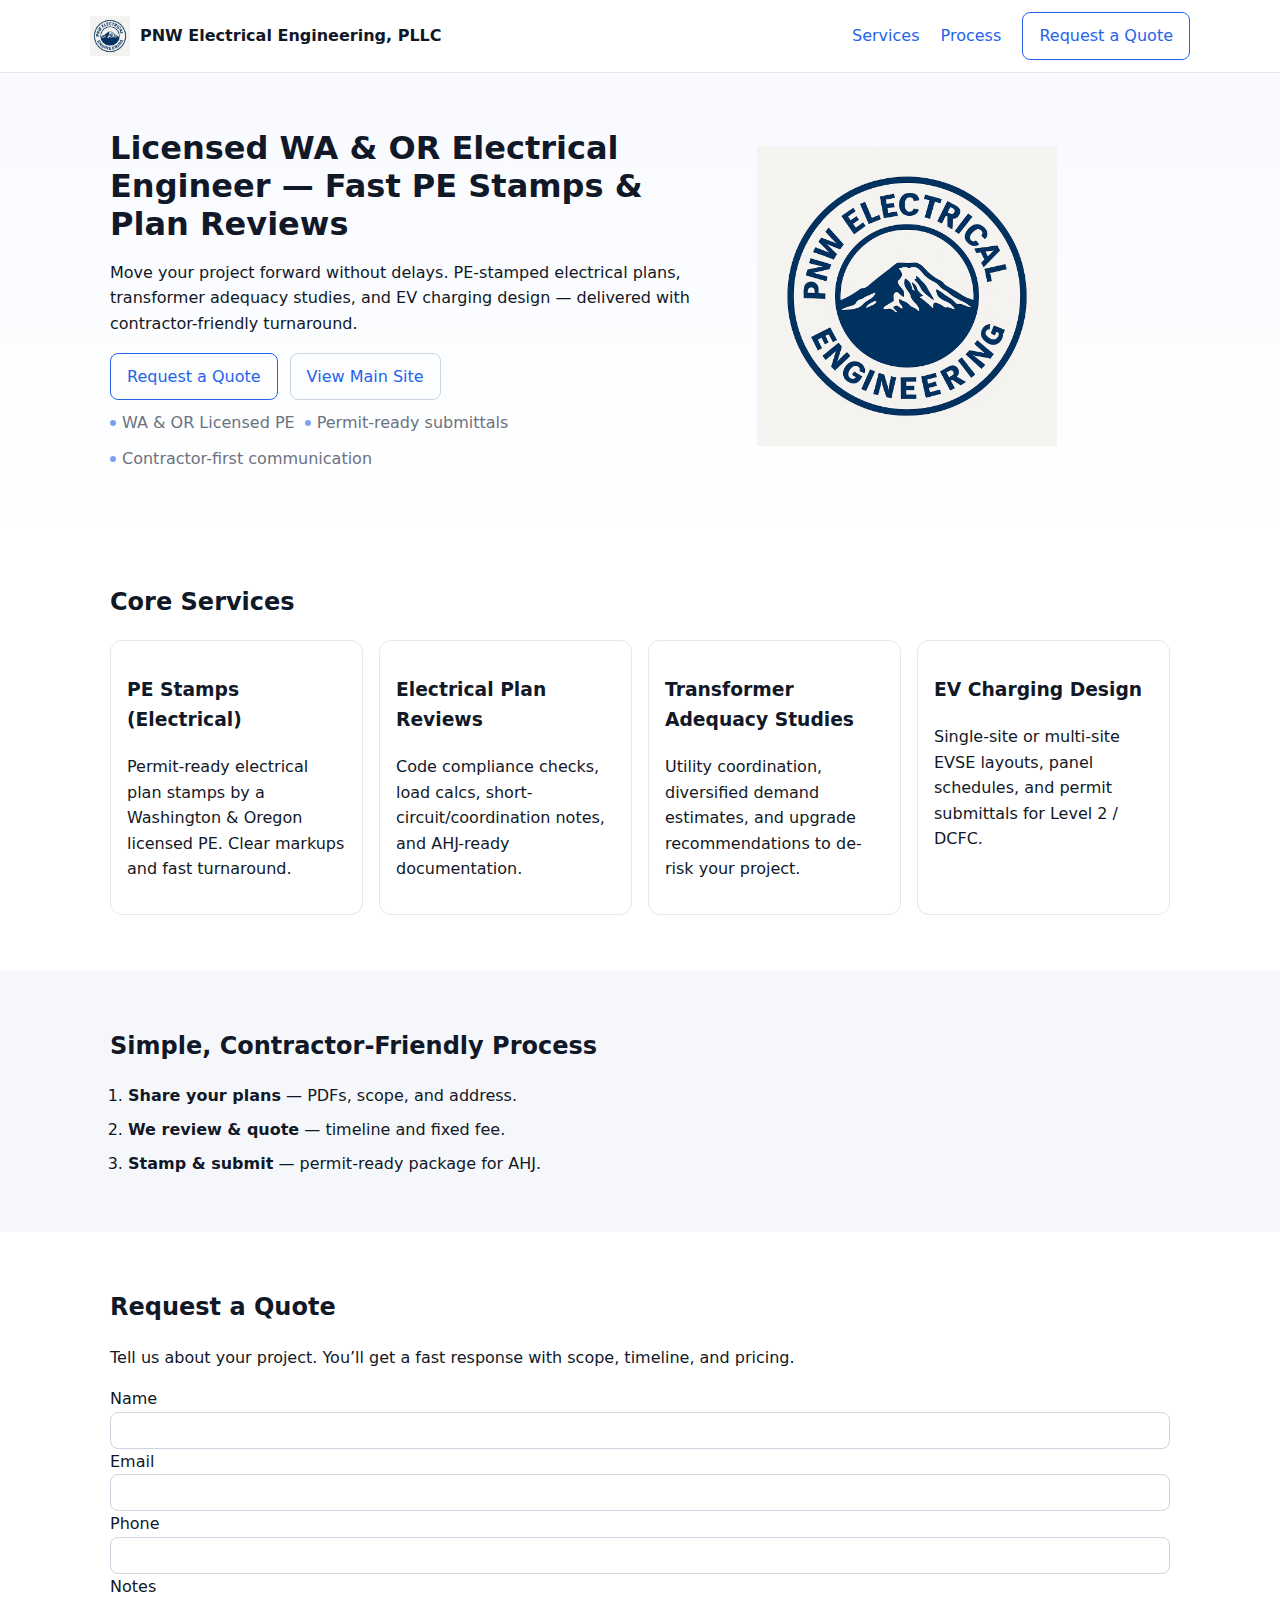
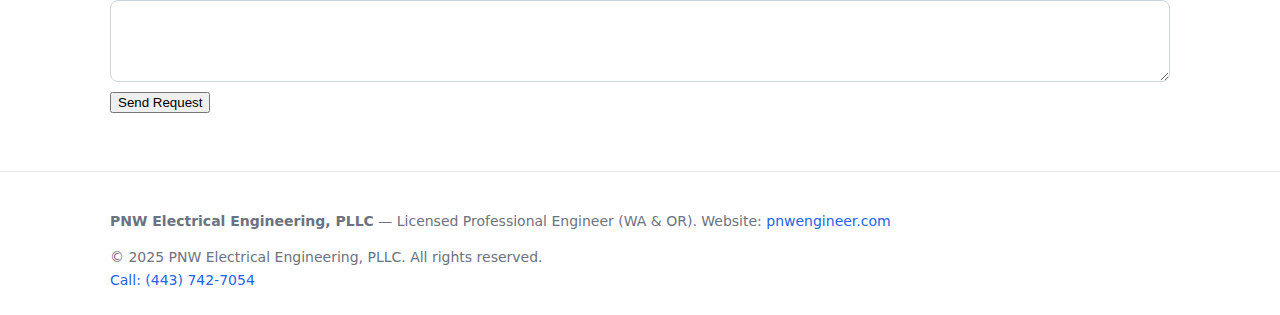
<file: index.html>
<!DOCTYPE html>
<html lang="en">
<head>
  <meta charset="utf-8">
  <meta name="viewport" content="width=device-width, initial-scale=1">
  <title>PNW Electrical Engineering, PLLC — Licensed WA & OR PE Stamps & Plan Reviews</title>
  <meta name="description" content="Licensed Washington & Oregon State electrical engineer. Fast PE stamps, electrical plan reviews, transformer adequacy studies, and EV charging design.">
  <link rel="icon" type="image/png" href="assets/img/favicon.png">
  <link rel="preload" href="assets/css/style.css" as="style">
  <link rel="stylesheet" href="assets/css/style.css">

  <!-- Google Tag Manager -->
  <script>
    (function(w,d,s,l,i){
      w[l]=w[l]||[];
      w[l].push({'gtm.start': new Date().getTime(),event:'gtm.js'});
      var f=d.getElementsByTagName(s)[0],
          j=d.createElement(s),
          dl=l!='dataLayer'?'&l='+l:'';
      j.async=true;
      j.src='https://www.googletagmanager.com/gtm.js?id='+i+dl;
      f.parentNode.insertBefore(j,f);
    })(window,document,'script','dataLayer','GTM-5DQRPTPG');
  </script>
  <!-- End Google Tag Manager -->

  <!-- gtag() shim (safe with GTM) -->
  <script>
    window.dataLayer = window.dataLayer || [];
    function gtag(){ dataLayer.push(arguments); }
  </script>
<!-- Microsoft Ads (Bing) UET tag -->
<script>(function(w,d,t,r,u){var f,n,i;w[u]=w[u]||[],f=function(){var o={ti:"187233611", enableAutoSpaTracking:true};o.q=w[u],w[u]=new UET(o),w[u].push("pageLoad")},n=d.createElement(t),n.src=r,n.async=1,n.onload=n.onreadystatechange=function(){var s=this.readyState;s&&s!=="loaded"&&s!=="complete"||(f(),n.onload=n.onreadystatechange=null)},i=d.getElementsByTagName(t)[0],i.parentNode.insertBefore(n,i)})(window,document,"script","https://bat.bing.com/bat.js","uetq");</script>

</head>

<body>
  <!-- Google Tag Manager (noscript) -->
  <noscript>
    <iframe src="https://www.googletagmanager.com/ns.html?id=GTM-5DQRPTPG"
      height="0" width="0" style="display:none;visibility:hidden"></iframe>
  </noscript>
  <!-- End Google Tag Manager (noscript) -->

  <header class="site-header">
    <div class="container header-wrap">
      <a class="brand" href="/" aria-label="PNW Electrical Engineering, PLLC">
        <img src="assets/img/logo-stamp.png" alt="PNW Engineer logo" width="40" height="40">
        <span>PNW Electrical Engineering, PLLC</span>
      </a>
      <nav>
        <a href="#services">Services</a>
        <a href="#process">Process</a>
        <a href="#contact" class="btn">Request a Quote</a>
      </nav>
    </div>
  </header>

  <main>
    <section class="hero">
      <div class="container hero-wrap">
        <div class="hero-text">
          <h1>Licensed WA &amp; OR Electrical Engineer — Fast PE Stamps &amp; Plan Reviews</h1>
          <p>Move your project forward without delays. PE-stamped electrical plans, transformer adequacy studies, and EV charging design — delivered with contractor-friendly turnaround.</p>
          <div class="hero-ctas">
            <a href="#contact" class="btn">Request a Quote</a>
            <a href="https://pnwengineer.com" class="btn-secondary">View Main Site</a>
          </div>
          <ul class="cred-list">
            <li>WA &amp; OR Licensed PE</li>
            <li>Permit-ready submittals</li>
            <li>Contractor-first communication</li>
          </ul>
        </div>
        <div class="hero-graphic" aria-hidden="true">
          <img src="assets/img/logo-stamp.png" alt="PNW Engineer" width="300" height="300">
        </div>
      </div>
    </section>

    <section id="services" class="section">
      <div class="container">
        <h2 class="section-title">Core Services</h2>
        <div class="cards">
          <article class="card">
            <h3>PE Stamps (Electrical)</h3>
            <p>Permit-ready electrical plan stamps by a Washington &amp; Oregon licensed PE. Clear markups and fast turnaround.</p>
          </article>
          <article class="card">
            <h3>Electrical Plan Reviews</h3>
            <p>Code compliance checks, load calcs, short-circuit/coordination notes, and AHJ-ready documentation.</p>
          </article>
          <article class="card">
            <h3>Transformer Adequacy Studies</h3>
            <p>Utility coordination, diversified demand estimates, and upgrade recommendations to de-risk your project.</p>
          </article>
          <article class="card">
            <h3>EV Charging Design</h3>
            <p>Single-site or multi-site EVSE layouts, panel schedules, and permit submittals for Level 2 / DCFC.</p>
          </article>
        </div>
      </div>
    </section>

    <section id="process" class="section alt">
      <div class="container">
        <h2 class="section-title">Simple, Contractor-Friendly Process</h2>
        <ol class="steps">
          <li><strong>Share your plans</strong> — PDFs, scope, and address.</li>
          <li><strong>We review &amp; quote</strong> — timeline and fixed fee.</li>
          <li><strong>Stamp &amp; submit</strong> — permit-ready package for AHJ.</li>
        </ol>
      </div>
    </section>

    <section id="contact" class="section">
      <div class="container">
        <h2 class="section-title">Request a Quote</h2>
        <p>Tell us about your project. You’ll get a fast response with scope, timeline, and pricing.</p>

        <!-- FORM POSTS TO APPS SCRIPT -->
        <form
          id="leadForm"
          action="https://script.google.com/macros/s/AKfycbwB-wmT2y4DzhD2Jhe_Mth_DSoRtst2MJ9-7fxTICZ8H-liqCJRZUlThcxNFCBcjjq_Xw/exec"
          method="POST"
          autocomplete="on"
        >
          <!-- Honeypot -->
          <input type="text" name="_honey" tabindex="-1" autocomplete="off"
            style="position:absolute; left:-9999px; width:1px; height:1px; opacity:0;">

          <label>Name
            <input name="Name" required autocomplete="name">
          </label>

          <label>Email
            <input type="email" name="email" required autocomplete="email">
          </label>

          <label>Phone
            <input name="Phone" inputmode="tel" autocomplete="tel">
          </label>

          <label>Notes
            <textarea name="Notes" rows="4"></textarea>
          </label>

          <!-- UTM hidden fields -->
          <input type="hidden" id="utm_source"   name="utm_source">
          <input type="hidden" id="utm_medium"   name="utm_medium">
          <input type="hidden" id="utm_campaign" name="utm_campaign">
          <input type="hidden" id="utm_term"     name="utm_term">
          <input type="hidden" id="utm_content"  name="utm_content">

          <button type="submit">Send Request</button>
        </form>

        <div id="formSuccessMsg" style="display:none; margin-top:12px;">
          Thanks — we received your request and will respond shortly.
        </div>

        <!-- Copy UTM params -->
        <script>
          (function () {
            var params = new URLSearchParams(window.location.search);
            ['utm_source','utm_medium','utm_campaign','utm_term','utm_content'].forEach(function (k) {
              var el = document.getElementById(k);
              if (el && params.has(k)) {
                el.value = params.get(k);
              }
            });
          })();
        </script>

        <!-- Form submit tracking + safe submit -->
        <script>
          (function () {
            var form = document.getElementById('leadForm');
            if (!form) return;

            var fired = false;

            form.addEventListener('submit', function (e) {
              e.preventDefault();
              if (fired) return;
              fired = true;


              // Submit via fetch so event has time to send
              var url = form.action;
              var data = new FormData(form);

              fetch(url, {
                method: 'POST',
                mode: 'no-cors',
                body: data,
                keepalive: true
              }).finally(function () {
                form.reset();
                var msg = document.getElementById('formSuccessMsg');
                if (msg) msg.style.display = 'block';
                // Redirect after allowing tracking pixels to fire (Google/Microsoft)
                setTimeout(function () {
                  window.location.href = '/thankyou.html';
                }, 600);
});
            });
          })();
        </script>
      </div>
    </section>
  </main>

  <footer class="site-footer">
    <div class="container footer-wrap">
      <p><strong>PNW Electrical Engineering, PLLC</strong> — Licensed Professional Engineer (WA &amp; OR). Website:
        <a href="https://pnwengineer.com">pnwengineer.com</a>
      </p>
      <p class="fine">© 2025 PNW Electrical Engineering, PLLC. All rights reserved.</p>
      <a href="tel:+14437427054">Call: (443) 742-7054</a>
    </div>
  </footer>
</body>
</html>
</file>
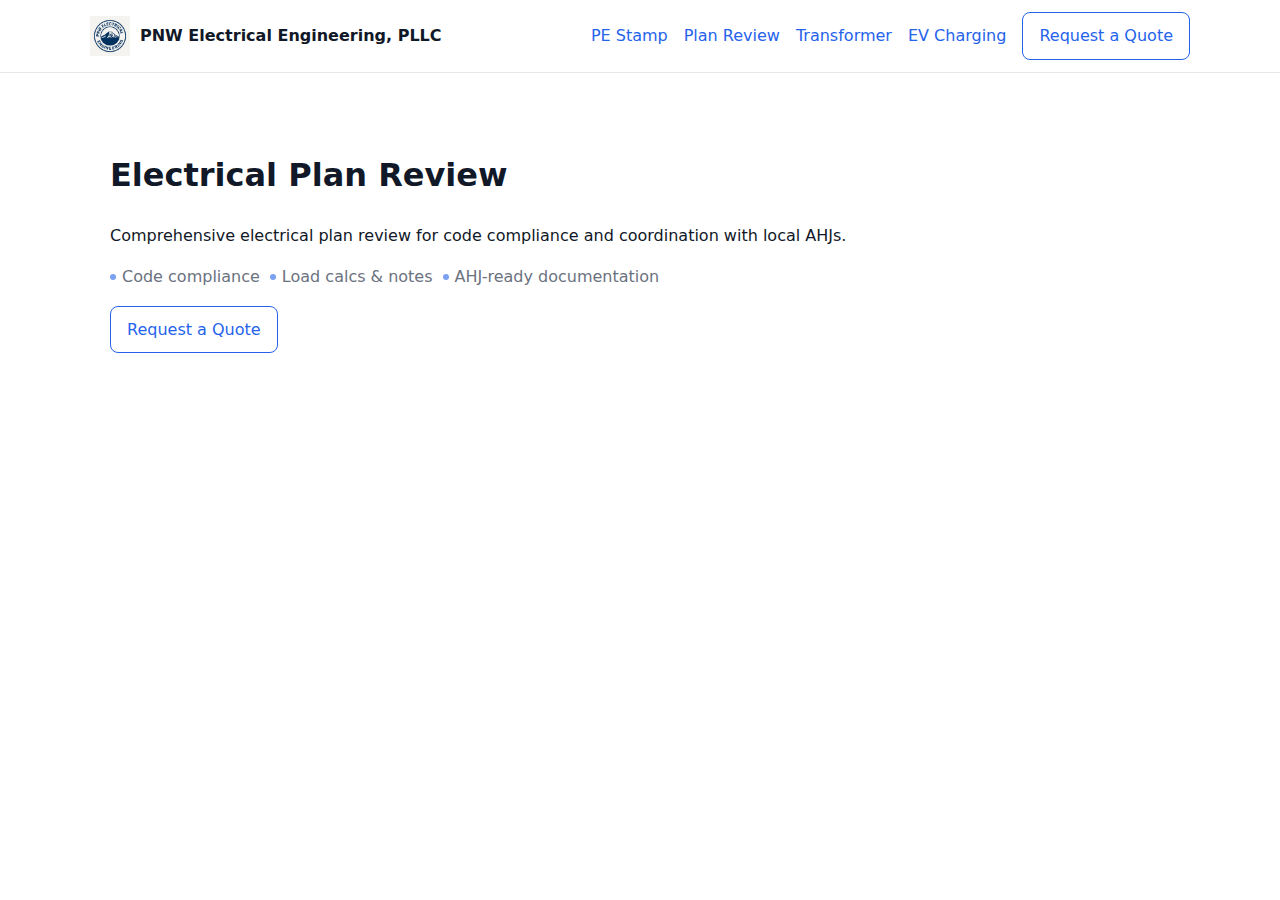
<file: electrical-plan-review.html>
<!DOCTYPE html>
<html lang="en"><head><meta charset="utf-8"><meta name="viewport" content="width=device-width,initial-scale=1">
<title>Electrical Plan Review — PNW Electrical Engineering, PLLC</title>
<link rel="icon" type="image/png" href="assets/img/favicon.png">
<link rel="stylesheet" href="assets/css/style.css">
<!-- Google tag (Google Ads) -->


<!-- Google Tag Manager -->
<script>(function(w,d,s,l,i){w[l]=w[l]||[];w[l].push({'gtm.start':
new Date().getTime(),event:'gtm.js'});var f=d.getElementsByTagName(s)[0],
j=d.createElement(s),dl=l!='dataLayer'?'&l='+l:'';j.async=true;j.src=
'https://www.googletagmanager.com/gtm.js?id='+i+dl;f.parentNode.insertBefore(j,f);
})(window,document,'script','dataLayer','GTM-5DQRPTPG');</script>
<!-- End Google Tag Manager -->
</head>
<body>
<!-- Google Tag Manager (noscript) -->
<noscript><iframe src="https://www.googletagmanager.com/ns.html?id=GTM-5DQRPTPG"
height="0" width="0" style="display:none;visibility:hidden"></iframe></noscript>
<!-- End Google Tag Manager (noscript) -->

<header class="site-header"><div class="container header-wrap">
<a class="brand" href="/"><img src="assets/img/logo-stamp.png" width="40" height="40"><span>PNW Electrical Engineering, PLLC</span></a>
<nav><a href="/pe-stamp.html">PE Stamp</a><a href="/electrical-plan-review.html">Plan Review</a><a href="/transformer-adequacy.html">Transformer</a><a href="/ev-charging.html">EV Charging</a><a href="/index.html#contact" class="btn">Request a Quote</a></nav>
</div></header>
<main>
<section class="section"><div class="container">
<h1>Electrical Plan Review</h1><p>Comprehensive electrical plan review for code compliance and coordination with local AHJs.</p>
<ul class="cred-list"><li>Code compliance</li><li>Load calcs & notes</li><li>AHJ-ready documentation</li></ul>
<p><a class="btn" href="/index.html#contact">Request a Quote</a></p>
</div></section>
</main>
</body></html>
</file>
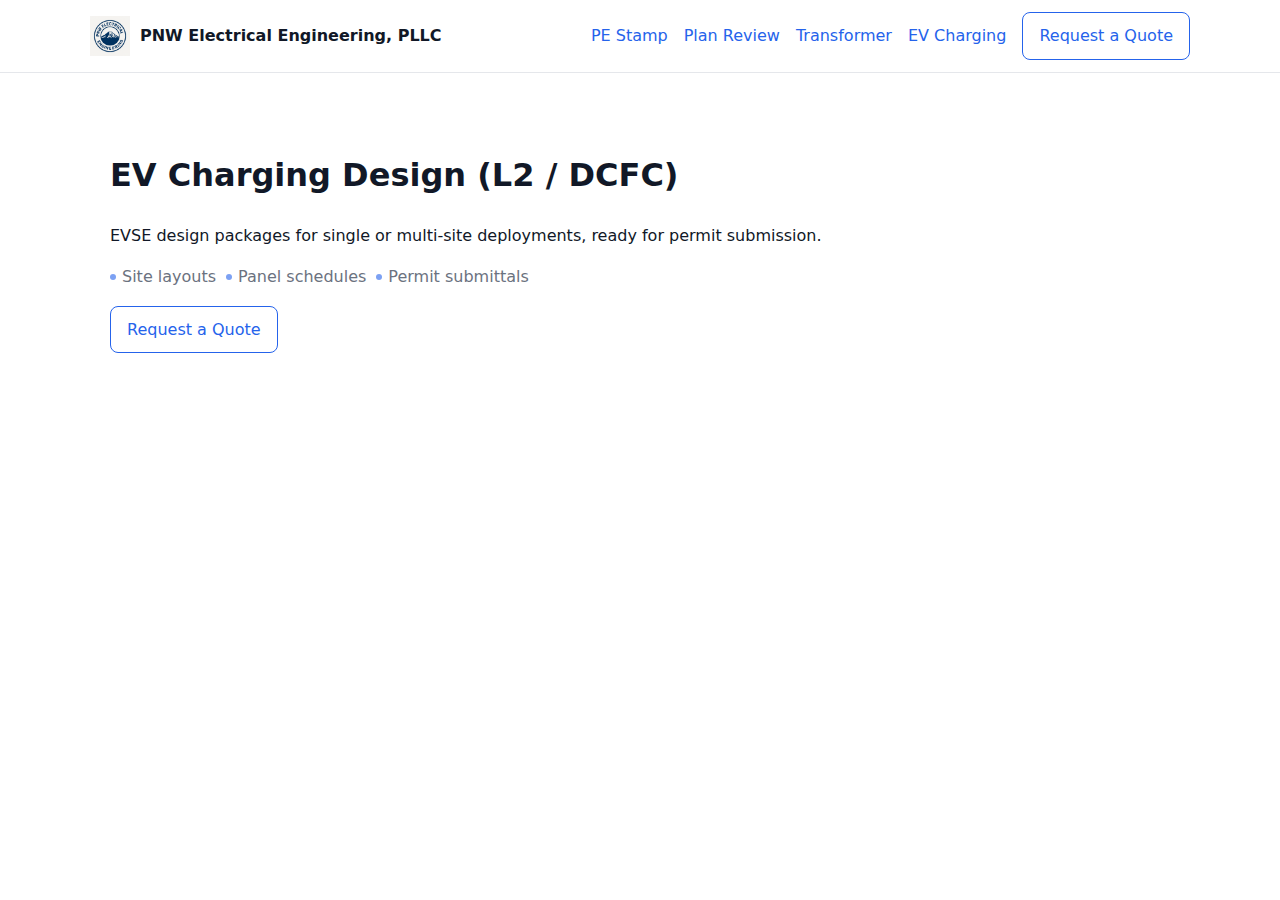
<file: ev-charging.html>
<!DOCTYPE html>
<html lang="en"><head><meta charset="utf-8"><meta name="viewport" content="width=device-width,initial-scale=1">
<title>EV Charging Design (L2 / DCFC) — PNW Electrical Engineering, PLLC</title>
<link rel="icon" type="image/png" href="assets/img/favicon.png">
<link rel="stylesheet" href="assets/css/style.css">
<!-- Google tag (gtag.js) -->
<script async src="https://www.googletagmanager.com/gtag/js?id=G-5FLSJQRVNT">
</script>
<script>
  window.dataLayer = window.dataLayer || [];
  function gtag(){dataLayer.push(arguments);}
  gtag('js', new Date());

  gtag('config', 'G-5FLSJQRVNT');
</script>
</head>
<body>
<header class="site-header"><div class="container header-wrap">
<a class="brand" href="/"><img src="assets/img/logo-stamp.png" width="40" height="40"><span>PNW Electrical Engineering, PLLC</span></a>
<nav><a href="/pe-stamp.html">PE Stamp</a><a href="/electrical-plan-review.html">Plan Review</a><a href="/transformer-adequacy.html">Transformer</a><a href="/ev-charging.html">EV Charging</a><a href="/index.html#contact" class="btn">Request a Quote</a></nav>
</div></header>
<main>
<section class="section"><div class="container">
<h1>EV Charging Design (L2 / DCFC)</h1><p>EVSE design packages for single or multi-site deployments, ready for permit submission.</p>
<ul class="cred-list"><li>Site layouts</li><li>Panel schedules</li><li>Permit submittals</li></ul>
<p><a class="btn" href="/index.html#contact">Request a Quote</a></p>
</div></section>
</main>
</body></html>
</file>
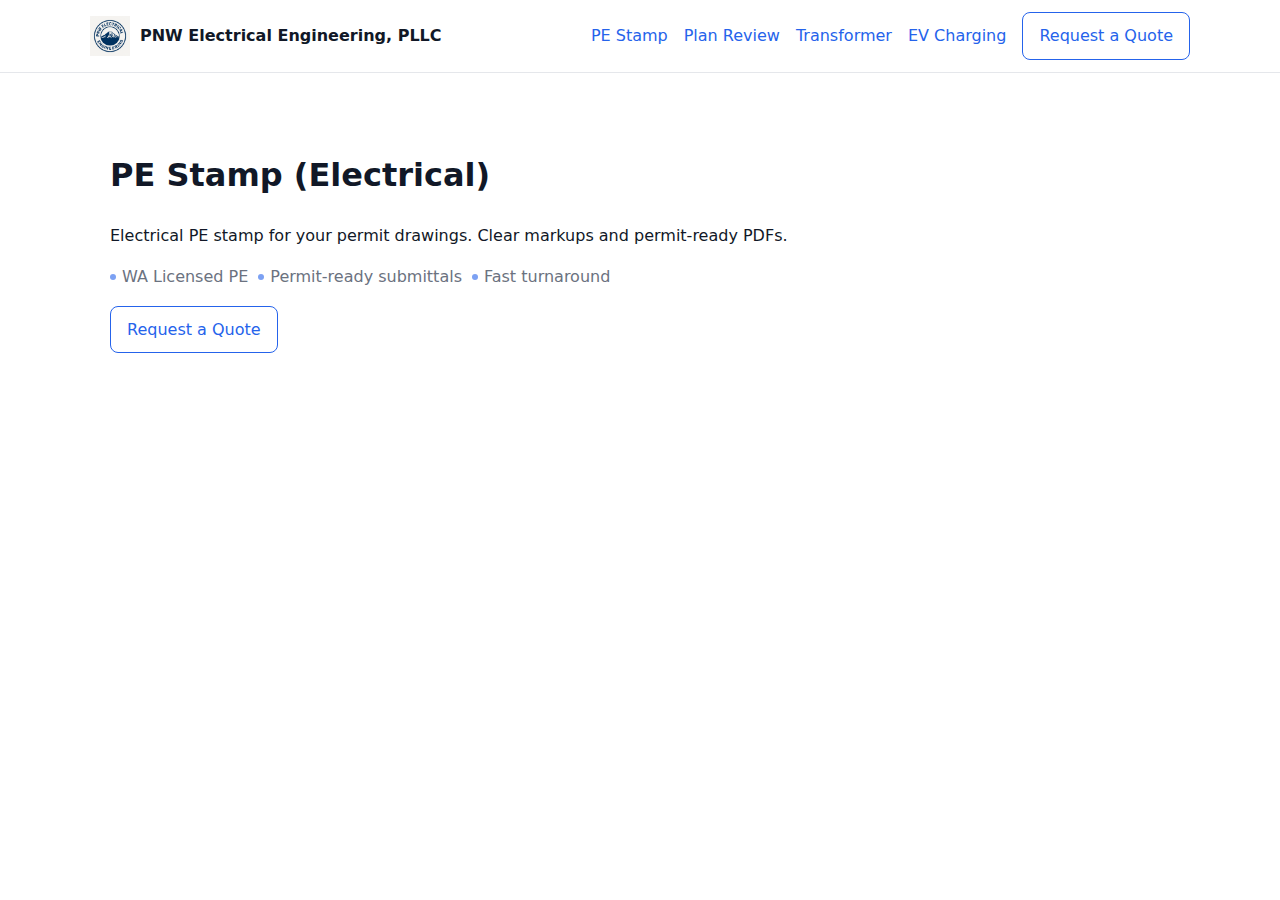
<file: pe-stamp.html>
<!DOCTYPE html>
<html lang="en">
<head>
  <meta charset="utf-8">
  <meta name="viewport" content="width=device-width,initial-scale=1">
  <title>PE Stamp (Electrical) — PNW Electrical Engineering, PLLC</title>
  <link rel="icon" type="image/png" href="assets/img/favicon.png">
  <link rel="stylesheet" href="assets/css/style.css">

  <!-- Google tag (gtag.js) -->
  <script async src="https://www.googletagmanager.com/gtag/js?id=G-5FLSJQRVNT"></script>
  <script>
    window.dataLayer = window.dataLayer || [];
    function gtag(){dataLayer.push(arguments);}
    gtag('js', new Date());
    gtag('config', 'G-5FLSJQRVNT');
  </script>
</head>
<body>
<header class="site-header"><div class="container header-wrap">
<a class="brand" href="/"><img src="assets/img/logo-stamp.png" width="40" height="40"><span>PNW Electrical Engineering, PLLC</span></a>
<nav><a href="/pe-stamp.html">PE Stamp</a><a href="/electrical-plan-review.html">Plan Review</a><a href="/transformer-adequacy.html">Transformer</a><a href="/ev-charging.html">EV Charging</a><a href="/index.html#contact" class="btn">Request a Quote</a></nav>
</div></header>
<main>
<section class="section"><div class="container">
<h1>PE Stamp (Electrical)</h1><p>Electrical PE stamp for your permit drawings. Clear markups and permit-ready PDFs.</p>
<ul class="cred-list"><li>WA Licensed PE</li><li>Permit-ready submittals</li><li>Fast turnaround</li></ul>
<p><a class="btn" href="/index.html#contact">Request a Quote</a></p>
</div></section>
</main>

<!-- Track lead clicks -->
<script>
  document.addEventListener('DOMContentLoaded', function () {
    document.querySelectorAll('a[href*="#contact"]').forEach(function (el) {
      el.addEventListener('click', function () {
        gtag('event', 'generate_lead', {
          page_location: window.location.href,
          page_title: document.title
        });
        // Optional Google Ads conversion:
        // gtag('event', 'conversion', {'send_to':'AW-XXXXXXX/ConvLabelHere'});
      });
    });
  });
</script>
</body>
</html>
</file>
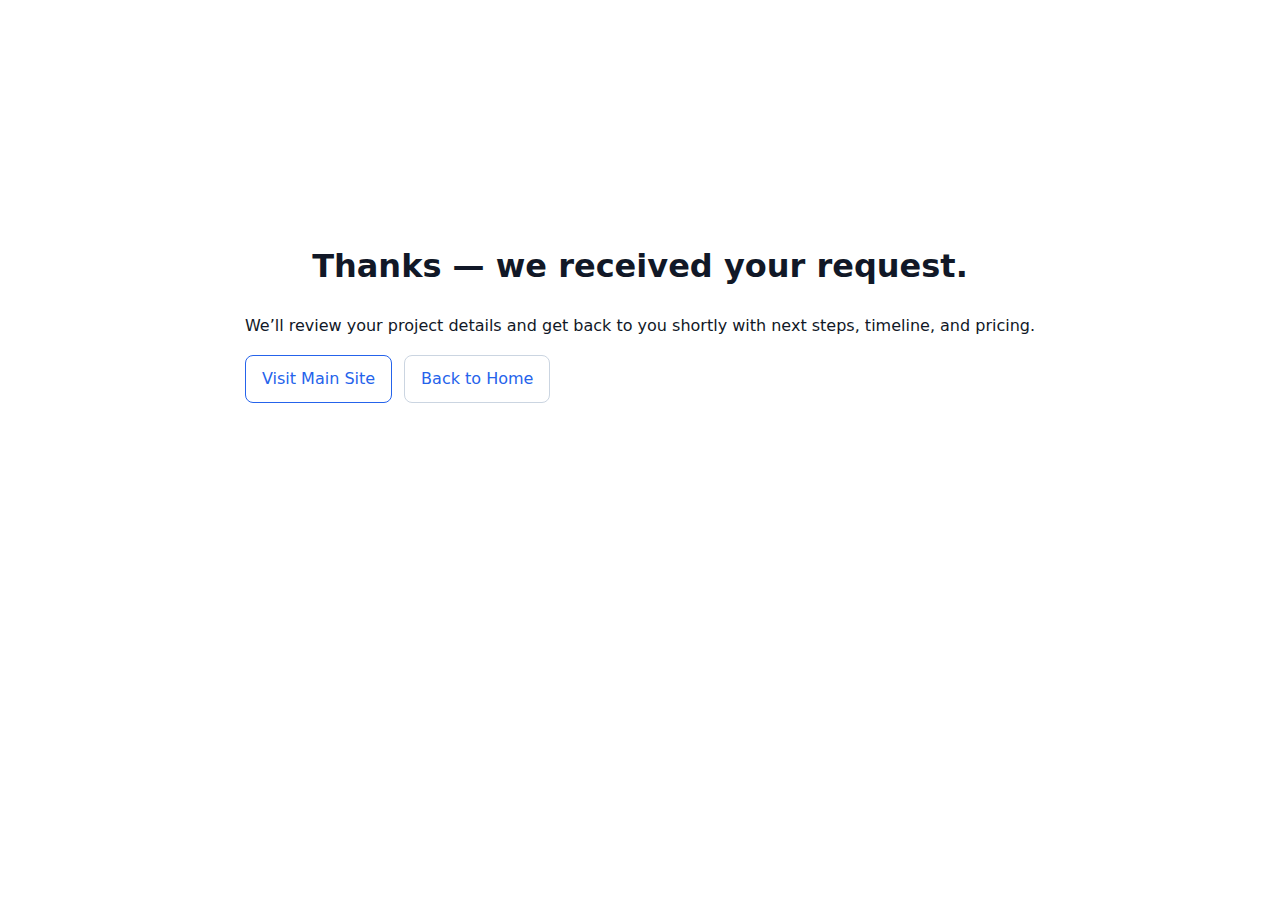
<file: thankyou.html>
<!DOCTYPE html>
<html lang="en">
<head>
  <meta charset="utf-8">
  <meta name="viewport" content="width=device-width, initial-scale=1">
  <title>Thank You — PNW Electrical Engineering, PLLC</title>
  <meta name="description" content="Thank you for contacting PNW Electrical Engineering, PLLC.">
  <link rel="icon" type="image/png" href="assets/img/favicon.png">
  <link rel="stylesheet" href="assets/css/style.css">
<!-- Google tag (gtag.js) -->
<script async src="https://www.googletagmanager.com/gtag/js?id=G-5FLSJQRVNT">
</script>
<script>
  window.dataLayer = window.dataLayer || [];
  function gtag(){dataLayer.push(arguments);}
  gtag('js', new Date());

  gtag('config', 'G-5FLSJQRVNT');
</script>
</head>
<body>
  <main class="thankyou">
    <div class="container">
      <h1>Thanks — we received your request.</h1>
      <p>We’ll review your project details and get back to you shortly with next steps, timeline, and pricing.</p>
      <div class="hero-ctas">
        <a class="btn" href="https://pnwengineer.com">Visit Main Site</a>
        <a class="btn-secondary" href="/">Back to Home</a>
      </div>
    </div>
  </main>
</body>
</html>
</file>
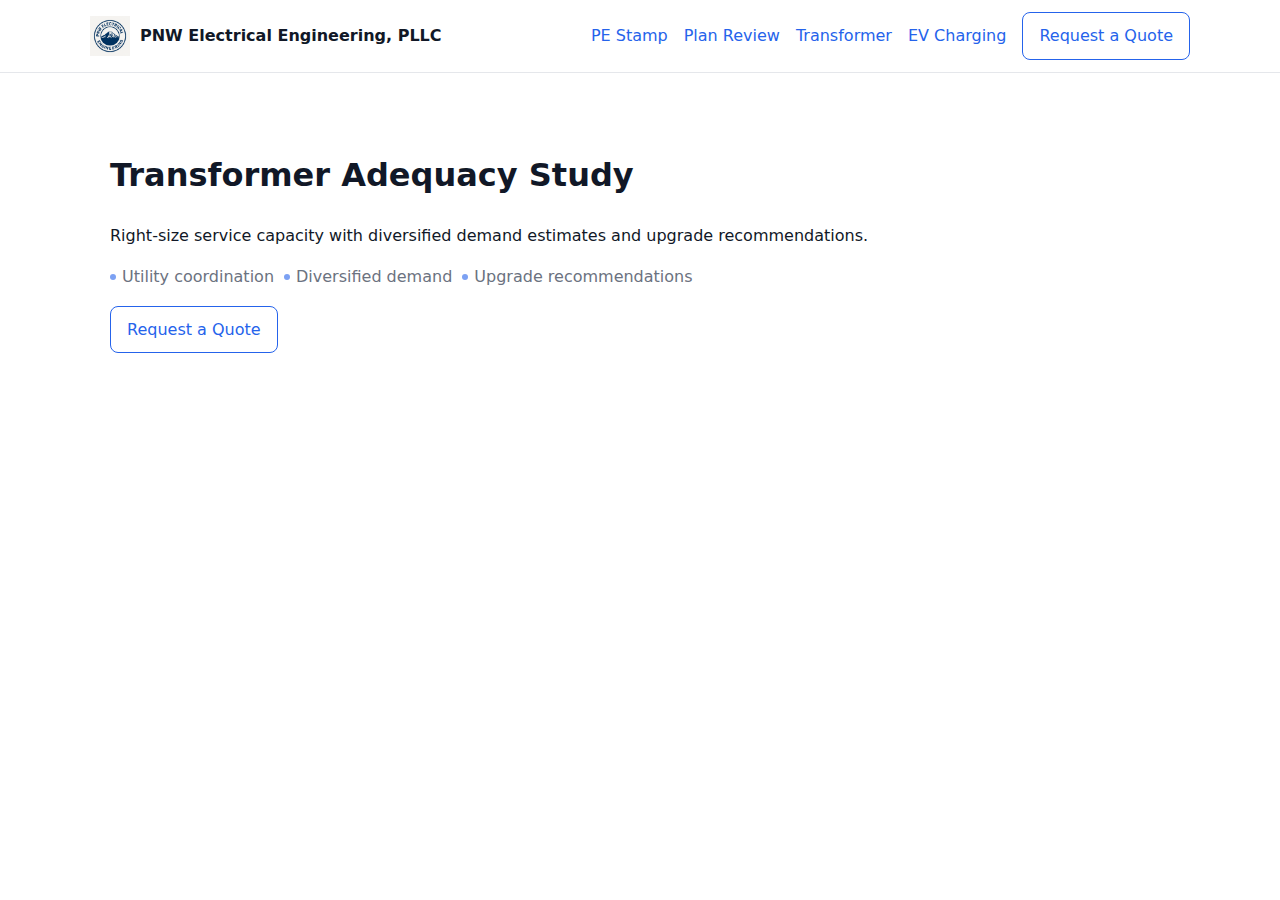
<file: transformer-adequacy.html>
<!DOCTYPE html>
<html lang="en"><head><meta charset="utf-8"><meta name="viewport" content="width=device-width,initial-scale=1">
<title>Transformer Adequacy Study — PNW Electrical Engineering, PLLC</title>
<link rel="icon" type="image/png" href="assets/img/favicon.png">
<link rel="stylesheet" href="assets/css/style.css"><!-- Google Tag Manager -->
<script>(function(w,d,s,l,i){w[l]=w[l]||[];w[l].push({'gtm.start':
new Date().getTime(),event:'gtm.js'});var f=d.getElementsByTagName(s)[0],
j=d.createElement(s),dl=l!='dataLayer'?'&l='+l:'';j.async=true;j.src=
'https://www.googletagmanager.com/gtm.js?id='+i+dl;f.parentNode.insertBefore(j,f);
})(window,document,'script','dataLayer','GTM-5DQRPTPG');</script>
<!-- End Google Tag Manager -->
<!-- Microsoft Ads (Bing) UET tag -->
<script>(function(w,d,t,r,u){var f,n,i;w[u]=w[u]||[],f=function(){var o={ti:"187233611", enableAutoSpaTracking:true};o.q=w[u],w[u]=new UET(o),w[u].push("pageLoad")},n=d.createElement(t),n.src=r,n.async=1,n.onload=n.onreadystatechange=function(){var s=this.readyState;s&&s!=="loaded"&&s!=="complete"||(f(),n.onload=n.onreadystatechange=null)},i=d.getElementsByTagName(t)[0],i.parentNode.insertBefore(n,i)})(window,document,"script","https://bat.bing.com/bat.js","uetq");</script>

</head>
<body>
<!-- Google Tag Manager (noscript) -->
<noscript><iframe src="https://www.googletagmanager.com/ns.html?id=GTM-5DQRPTPG"
height="0" width="0" style="display:none;visibility:hidden"></iframe></noscript>
<!-- End Google Tag Manager (noscript) -->

<header class="site-header"><div class="container header-wrap">
<a class="brand" href="/"><img src="assets/img/logo-stamp.png" width="40" height="40"><span>PNW Electrical Engineering, PLLC</span></a>
<nav><a href="/pe-stamp.html">PE Stamp</a><a href="/electrical-plan-review.html">Plan Review</a><a href="/transformer-adequacy.html">Transformer</a><a href="/ev-charging.html">EV Charging</a><a href="/index.html#contact" class="btn">Request a Quote</a></nav>
</div></header>
<main>
<section class="section"><div class="container">
<h1>Transformer Adequacy Study</h1><p>Right-size service capacity with diversified demand estimates and upgrade recommendations.</p>
<ul class="cred-list"><li>Utility coordination</li><li>Diversified demand</li><li>Upgrade recommendations</li></ul>
<p><a class="btn" href="/index.html#contact">Request a Quote</a></p>
</div></section>
</main>
</body></html>
</file>
<file: assets/css/style.css>
/* Minimal, clean CSS for fast landing page */
:root{
  --ink:#111827;
  --muted:#6B7280;
  --bg:#FFFFFF;
  --panel:#F5F7FB;
  --brand:#0F766E;
  --accent:#2563EB;
  --ring: rgba(37,99,235,.35);
}
*{box-sizing:border-box}
html{scroll-behavior:smooth}
body{margin:0;font-family:Inter,system-ui,-apple-system,Segoe UI,Roboto,Arial,sans-serif;background:var(--bg);color:var(--ink);line-height:1.6}
a{color:var(--accent);text-decoration:none}
.container{max-width:1100px;margin:0 auto;padding:0 20px}
.site-header{position:sticky;top:0;background:#fff;border-bottom:1px solid #e5e7eb;z-index:10}
.header-wrap{display:flex;align-items:center;justify-content:space-between;gap:16px;padding:12px 0}
.brand{display:flex;align-items:center;gap:10px;font-weight:700;color:var(--ink)}
nav a{margin-left:16px}
.btn{display:inline-block;padding:10px 16px;border:1px solid var(--accent);border-radius:8px}
.btn:hover{box-shadow:0 0 0 3px var(--ring)}
.btn-secondary{display:inline-block;padding:10px 16px;border:1px solid #cbd5e1;border-radius:8px}
.hero{padding:56px 0;background:linear-gradient(180deg,#F8FAFF,transparent)}
.hero-wrap{display:grid;grid-template-columns:1.2fr .8fr;gap:28px;align-items:center}
.hero h1{line-height:1.2;margin:0 0 10px}
.hero-ctas{display:flex;gap:12px;margin:12px 0 8px}
.cred-list {
  display: flex;
  gap: 10px;
  flex-wrap: wrap;
  color: var(--muted);
  padding: 0;
  margin: 10px 0 0;
  list-style: none;   /* removes default bullets */
}
.cred-list li {
  display: flex;
  align-items: center;
  gap: 6px;
}
.cred-list li::before {
  content: '';
  width: 6px;
  height: 6px;
  border-radius: 50%;
  background: var(--accent);
  opacity: .6;
}
.section{padding:56px 0}
.section.alt{background:var(--panel)}
.section-title{margin:0 0 18px}
.cards{display:grid;grid-template-columns:repeat(4,1fr);gap:16px}
.card{border:1px solid #e5e7eb;border-radius:12px;padding:16px;background:#fff}
.steps{display:grid;gap:8px;margin:0;padding-left:18px}
.lead-form{border:1px solid #e5e7eb;border-radius:12px;padding:16px;background:#fff}
.grid{display:grid;grid-template-columns:repeat(2,1fr);gap:12px}
.grid .full{grid-column:1 / -1}
input,select,textarea{width:100%;padding:10px;border:1px solid #cbd5e1;border-radius:8px;background:#fff}
input:focus,select:focus,textarea:focus{outline:none;box-shadow:0 0 0 3px var(--ring)}
.site-footer{padding:24px 0;border-top:1px solid #e5e7eb;font-size:14px;color:var(--muted)}
.site-footer .fine{margin:6px 0 0}
.thankyou{display:grid;place-items:center;min-height:70vh;text-align:center}
/* Responsive */
@media (max-width: 900px){
  .hero-wrap{grid-template-columns:1fr}
  .cards{grid-template-columns:repeat(2,1fr)}
}
@media (max-width: 600px){
  .cards{grid-template-columns:1fr}
  .grid{grid-template-columns:1fr}
}
</file>
